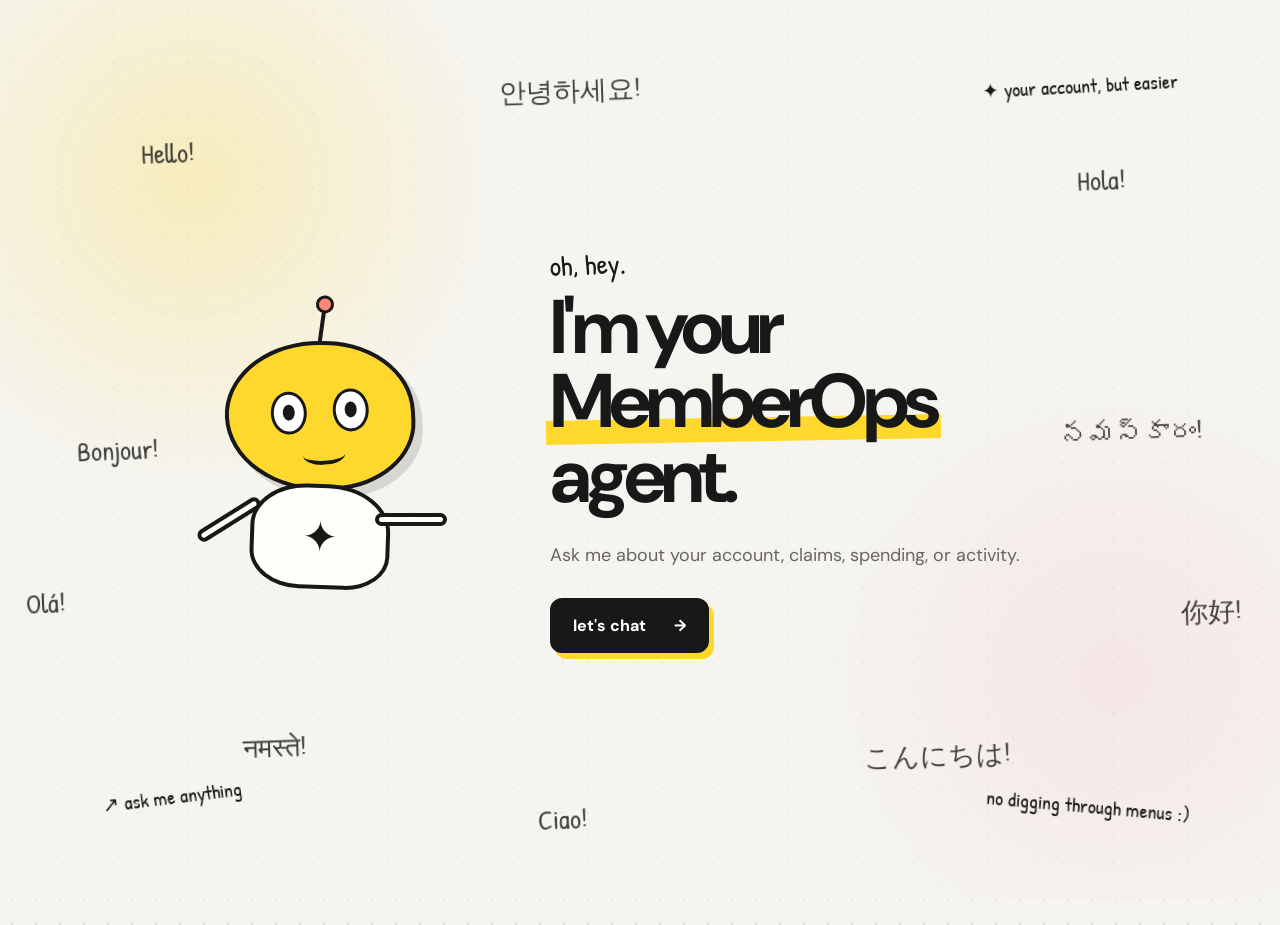
<file: customer_app/index.html>
<!DOCTYPE html>
<html lang="en">
<head>
  <meta charset="UTF-8" />
  <meta
    name="viewport"
    content="width=device-width, initial-scale=1.0"
  />

  <title>MemberOps — Your Member Assistant</title>

  <link rel="preconnect" href="https://fonts.googleapis.com">
  <link
    rel="preconnect"
    href="https://fonts.gstatic.com"
    crossorigin
  >

  <link
    href="https://fonts.googleapis.com/css2?family=DM+Sans:wght@400;500;600;700;800&family=Patrick+Hand&display=swap"
    rel="stylesheet"
  >

  <link
    rel="stylesheet"
    href="./style.css"
  />

  <!--
    Only the new demo identity card needs extra styling.
    The rest of the site continues using your existing CSS.
  -->
  <style>
    .member-gate {
      position: fixed;
      inset: 0;
      z-index: 200;
      display: none;
      align-items: center;
      justify-content: center;
      padding: 24px;
      background:
        radial-gradient(
          circle at 1px 1px,
          rgba(20, 20, 20, 0.12) 1px,
          transparent 1.4px
        );
      background-size: 22px 22px;
      background-color: #f5f1e8;
    }

    .member-gate.visible {
      display: flex;
    }

    .member-gate-card {
      position: relative;
      width: min(440px, 100%);
      padding: 38px 34px 32px;
      background: #fffdf6;
      border: 3px solid #151515;
      border-radius: 8px;
      box-shadow: 9px 10px 0 #151515;
      transform: rotate(-0.7deg);
      text-align: left;
    }

    .member-gate-tape {
      position: absolute;
      width: 105px;
      height: 29px;
      top: -17px;
      left: 50%;
      transform:
        translateX(-50%)
        rotate(2deg);
      background: rgba(255, 220, 80, 0.82);
    }

    .member-gate-note {
      margin-bottom: 5px;
      font-family: "Patrick Hand", cursive;
      font-size: 23px;
      transform: rotate(-1deg);
    }

    .member-gate-card h2 {
      margin: 0 0 10px;
      font-family: "DM Sans", sans-serif;
      font-size: clamp(28px, 5vw, 39px);
      line-height: 1;
      letter-spacing: -1.5px;
    }

    .member-gate-card p {
      margin: 0 0 24px;
      color: #525252;
      font-family: "DM Sans", sans-serif;
      line-height: 1.55;
    }

    .member-id-label {
      display: block;
      margin-bottom: 8px;
      font-family: "Patrick Hand", cursive;
      font-size: 20px;
    }

    .member-id-input {
      box-sizing: border-box;
      width: 100%;
      padding: 15px 17px;
      border: 2px solid #151515;
      border-radius: 8px;
      outline: none;
      background: #fff;
      font-family: "DM Sans", sans-serif;
      font-size: 17px;
    }

    .member-id-input:focus {
      box-shadow: 4px 4px 0 #f5d94e;
    }

    .member-gate-error {
      min-height: 22px;
      margin: 9px 0 3px;
      color: #b42318;
      font-family: "DM Sans", sans-serif;
      font-size: 14px;
      font-weight: 700;
    }

    .member-continue {
      width: 100%;
      margin-top: 8px;
      padding: 14px 18px;
      border: 2px solid #151515;
      border-radius: 8px;
      background: #f5d94e;
      color: #151515;
      cursor: pointer;
      font-family: "DM Sans", sans-serif;
      font-size: 16px;
      font-weight: 800;
      box-shadow: 4px 4px 0 #151515;
      transition:
        transform 120ms ease,
        box-shadow 120ms ease;
    }

    .member-continue:hover {
      transform:
        translate(2px, 2px);
      box-shadow: 2px 2px 0 #151515;
    }

    .member-continue:disabled {
      opacity: 0.6;
      cursor: wait;
    }

    .member-demo-copy {
      margin-top: 18px;
      font-family: "Patrick Hand", cursive;
      font-size: 17px;
      color: #686868;
      text-align: center;
    }
  </style>
</head>

<body>

  <!-- =====================================================
       WELCOME
       ===================================================== -->

  <section
    id="welcome-screen"
    class="welcome-screen"
  >

    <div class="paper-grid"></div>

    <div
      id="hello-cloud"
      class="hello-cloud"
    >
      <span class="hello h1">Hello!</span>
      <span class="hello h2">Hola!</span>
      <span class="hello h3">Bonjour!</span>
      <span class="hello h4">నమస్కారం!</span>
      <span class="hello h5">नमस्ते!</span>
      <span class="hello h6">こんにちは!</span>
      <span class="hello h7">안녕하세요!</span>
      <span class="hello h8">Ciao!</span>
      <span class="hello h9">Olá!</span>
      <span class="hello h10">你好!</span>
    </div>

    <div class="welcome-stage">

      <div
        id="welcome-agent"
        class="agent"
      >

        <div class="antenna">
          <span></span>
        </div>

        <div class="agent-head">

          <div class="eye eye-left">
            <span class="pupil"></span>
          </div>

          <div class="eye eye-right">
            <span class="pupil"></span>
          </div>

          <div class="agent-mouth"></div>

        </div>

        <div class="agent-body">
          <span>✦</span>
        </div>

        <div class="arm arm-left"></div>
        <div class="arm arm-right"></div>

      </div>

      <div
        id="welcome-message"
        class="welcome-message"
      >

        <div class="scribble-text">
          oh, hey.
        </div>

        <h1>
          I'm your
          <span class="marker">
            MemberOps
          </span>
          agent.
        </h1>

        <p>
          Ask me about your account, claims,
          spending, or activity.
        </p>

        <button
          id="enter-chat"
          class="enter-chat"
        >
          let's chat
          <span>→</span>
        </button>

      </div>

    </div>

    <div class="welcome-doodle doodle-one">
      <span>↗</span>
      ask me anything
    </div>

    <div class="welcome-doodle doodle-two">
      no digging through menus :)
    </div>

    <div class="welcome-doodle doodle-three">
      ✦ your account, but easier
    </div>

  </section>


  <!-- =====================================================
       DEMO MEMBER IDENTIFICATION
       ===================================================== -->

  <section
    id="member-gate"
    class="member-gate"
    aria-hidden="true"
  >

    <div class="member-gate-card">

      <div class="member-gate-tape"></div>

      <div class="member-gate-note">
        one tiny thing first ↓
      </div>

      <h2>
        let's find your account.
      </h2>

      <p>
        Enter a demo member ID to start your secure
        MemberOps session.
      </p>

      <form id="member-form">

        <label
          class="member-id-label"
          for="customer-member-id"
        >
          member ID
        </label>

        <input
          id="customer-member-id"
          class="member-id-input"
          type="text"
          inputmode="numeric"
          autocomplete="off"
          placeholder="e.g. 10004"
          aria-describedby="member-gate-error"
        />

        <div
          id="member-gate-error"
          class="member-gate-error"
          role="alert"
        ></div>

        <button
          id="member-continue"
          class="member-continue"
          type="submit"
        >
          continue →
        </button>

      </form>

      <div class="member-demo-copy">
        demo IDs: 10001–10100
      </div>

    </div>

  </section>


  <!-- =====================================================
       CHAT APPLICATION
       ===================================================== -->

  <main
    id="chat-app"
    class="chat-app"
  >

    <header class="chat-header">

      <button
        id="home-button"
        class="brand"
      >

        <span class="brand-face">
          <span></span>
          <span></span>
        </span>

        <span class="brand-copy">
          <strong>MemberOps</strong>
          <small>your member assistant</small>
        </span>

      </button>

      <div class="header-right">

        <div class="secure-session">
          <span></span>
          secure session
        </div>

        <div class="tiny-doodle">
          you're in good hands ↘
        </div>

      </div>

    </header>


    <section
      id="conversation"
      class="conversation"
    >

      <div
        id="start-state"
        class="start-state"
      >

        <div class="chat-agent">

          <div class="chat-agent-antenna"></div>

          <div class="chat-agent-head">
            <span></span>
            <span></span>
          </div>

          <div class="chat-agent-body">
            ✦
          </div>

        </div>

        <div class="start-copy">

          <div class="handwritten">
            hey — what can I help with?
          </div>

          <h2>
            Ask me about
            <span id="changing-word">
              your account.
            </span>
          </h2>

          <p>
            I'll look through the details and bring
            back only what matters.
          </p>

        </div>

        <div class="suggestion-cloud">

          <button
            class="suggestion suggestion-yellow"
            data-question="What was my largest transaction?"
          >
            <span>↗</span>
            biggest transaction
          </button>

          <button
            class="suggestion suggestion-pink"
            data-question="How many pending claims do I have?"
          >
            <span>✓</span>
            pending claims
          </button>

          <button
            class="suggestion suggestion-green"
            data-question="Show my transactions over $1,500."
          >
            <span>$</span>
            spending over $1,500
          </button>

          <button
            class="suggestion suggestion-purple"
            data-question="Tell me about my accounts."
          >
            <span>◫</span>
            my accounts
          </button>

        </div>

      </div>

      <div
        id="messages"
        class="messages"
      ></div>

    </section>


    <!-- ===================================================
         COMPOSER
         =================================================== -->

    <div class="composer-wrap">

      <div
        id="composer-note"
        class="composer-note"
      >
        type like you're texting me ↓
      </div>

      <div class="composer">

        <textarea
          id="chat-input"
          rows="1"
          placeholder="Ask me anything about your account..."
          aria-label="Ask MemberOps"
        ></textarea>

        <button
          id="send-button"
          class="send-button"
          aria-label="Send message"
        >
          ↑
        </button>

      </div>

      <div class="composer-footer">

        <span>
          ✦ MemberOps can help explain your member activity.
        </span>

        <span
          id="session-label"
          class="demo-note"
        >
          Demo member session
        </span>

      </div>

    </div>

  </main>

  <script src="./app.js"></script>

</body>
</html>
</file>
<file: customer_app/style.css>
:root {
    --paper: #f5f4ee;
    --paper-2: #eceae1;
    --white: #fffef9;
  
    --ink: #181818;
    --muted: #77746d;
  
    --yellow: #ffd82e;
    --yellow-soft: #fff7b0;
  
    --pink: #f5c6d8;
    --green: #cde6c7;
    --purple: #d8cdf3;
    --coral: #ff8975;
  
    --border: 2.5px solid var(--ink);
  
    --shadow:
      5px 6px 0 rgba(24, 24, 24, 0.12);
  }
  
  
  * {
    box-sizing: border-box;
  }
  
  
  html {
    scroll-behavior: smooth;
  }
  
  
  body {
    margin: 0;
  
    min-height: 100vh;
  
    color: var(--ink);
  
    background-color: var(--paper);
  
    background-image:
      radial-gradient(
        rgba(20,20,20,.10) 1px,
        transparent 1px
      );
  
    background-size: 24px 24px;
  
    font-family:
      "DM Sans",
      system-ui,
      sans-serif;
  
    overflow-x: hidden;
  }
  
  
  button,
  textarea {
    font: inherit;
  }
  
  
  button {
    cursor: pointer;
  }
  
  
  /* =========================================================
     WELCOME
     ========================================================= */
  
  .welcome-screen {
    position: fixed;
    inset: 0;
  
    z-index: 100;
  
    display: flex;
    align-items: center;
    justify-content: center;
  
    overflow: hidden;
  
    background:
      radial-gradient(
        circle at 15% 20%,
        rgba(255,216,46,.26),
        transparent 23%
      ),
      radial-gradient(
        circle at 87% 75%,
        rgba(245,198,216,.30),
        transparent 22%
      ),
      var(--paper);
  
    transition:
      opacity .65s ease,
      transform .7s cubic-bezier(.2,.8,.2,1);
  }
  
  
  .welcome-screen.exit {
    opacity: 0;
  
    transform:
      scale(1.04);
  
    pointer-events: none;
  }
  
  
  .welcome-screen.hidden {
    display: none;
  }
  
  
  .paper-grid {
    position: absolute;
    inset: 0;
  
    opacity: .5;
  
    background-image:
      radial-gradient(
        rgba(30,30,30,.12) 1px,
        transparent 1px
      );
  
    background-size:
      25px 25px;
  }
  
  
  /* =========================================================
     HELLOS
     ========================================================= */
  
  .hello-cloud {
    position: absolute;
    inset: 0;
  
    pointer-events: none;
  }
  
  
  .hello {
    position: absolute;
  
    font-family:
      "Patrick Hand",
      cursive;
  
    font-size: clamp(22px, 2.1vw, 33px);
  
    opacity: 0;
  
    animation:
      helloAppear 1.2s
      cubic-bezier(.2,.9,.2,1.25)
      forwards;
  }
  
  
  .h1 {
    left: 11%;
    top: 15%;
  
    animation-delay: .15s;
  }
  
  
  .h2 {
    right: 12%;
    top: 18%;
  
    animation-delay: .4s;
  }
  
  
  .h3 {
    left: 6%;
    top: 48%;
  
    animation-delay: .7s;
  }
  
  
  .h4 {
    right: 6%;
    top: 46%;
  
    animation-delay: 1s;
  }
  
  
  .h5 {
    left: 19%;
    bottom: 15%;
  
    animation-delay: 1.3s;
  }
  
  
  .h6 {
    right: 21%;
    bottom: 14%;
  
    animation-delay: 1.6s;
  }
  
  
  .h7 {
    left: 39%;
    top: 8%;
  
    animation-delay: 1.9s;
  }
  
  
  .h8 {
    left: 42%;
    bottom: 7%;
  
    animation-delay: 2.2s;
  }
  
  
  .h9 {
    left: 2%;
    bottom: 31%;
  
    animation-delay: 2.5s;
  }
  
  
  .h10 {
    right: 3%;
    bottom: 30%;
  
    animation-delay: 2.8s;
  }
  
  
  .hello.fade-away {
    animation:
      helloErase .6s ease forwards;
  }
  
  
  /* =========================================================
     WELCOME AGENT
     ========================================================= */
  
  .welcome-stage {
    position: relative;
  
    z-index: 5;
  
    width: min(930px, 90%);
  
    display: grid;
  
    grid-template-columns:
      290px 1fr;
  
    align-items: center;
  
    gap: 85px;
  }
  
  
  .agent {
    position: relative;
  
    width: 230px;
    height: 295px;
  
    margin: auto;
  
    animation:
      agentArrive 1s
      cubic-bezier(.2,.9,.3,1.25)
      both;
  }
  
  
  .agent-head {
    position: absolute;
  
    width: 190px;
    height: 150px;
  
    left: 20px;
    top: 38px;
  
    background: var(--yellow);
  
    border: 4px solid var(--ink);
  
    border-radius:
      49% 51% 45% 54%;
  
    box-shadow:
      7px 8px 0
      rgba(0,0,0,.12);
  
    transform:
      rotate(-3deg);
  }
  
  
  .eye {
    position: absolute;
  
    width: 36px;
    height: 43px;
  
    top: 45px;
  
    background: white;
  
    border: 3px solid var(--ink);
  
    border-radius: 50%;
  
    overflow: hidden;
  }
  
  
  .eye-left {
    left: 42px;
  }
  
  
  .eye-right {
    right: 42px;
  }
  
  
  .pupil {
    position: absolute;
  
    width: 12px;
    height: 16px;
  
    left: 9px;
    top: 10px;
  
    border-radius: 50%;
  
    background: var(--ink);
  
    transition:
      transform .08s linear;
  }
  
  
  .agent-mouth {
    position: absolute;
  
    width: 42px;
    height: 20px;
  
    left: 72px;
    bottom: 22px;
  
    border-bottom:
      4px solid var(--ink);
  
    border-radius: 50%;
  }
  
  
  .antenna {
    position: absolute;
  
    width: 4px;
    height: 42px;
  
    left: 112px;
    top: 2px;
  
    background: var(--ink);
  
    transform:
      rotate(8deg);
  
    transform-origin: bottom;
  }
  
  
  .antenna span {
    position: absolute;
  
    width: 18px;
    height: 18px;
  
    left: -7px;
    top: -10px;
  
    border:
      3px solid var(--ink);
  
    border-radius: 50%;
  
    background: var(--coral);
  }
  
  
  .agent-body {
    position: absolute;
  
    width: 140px;
    height: 105px;
  
    left: 45px;
    top: 181px;
  
    display: grid;
    place-items: center;
  
    border:
      4px solid var(--ink);
  
    border-radius:
      40% 45% 32% 36%;
  
    background: var(--white);
  
    transform:
      rotate(2deg);
  }
  
  
  .agent-body span {
    font-size: 43px;
  }
  
  
  .arm {
    position: absolute;
  
    width: 72px;
    height: 13px;
  
    top: 210px;
  
    border:
      4px solid var(--ink);
  
    border-radius: 30px;
  
    background: var(--white);
  }
  
  
  .arm-left {
    left: -12px;
  
    transform:
      rotate(-32deg);
  }
  
  
  .arm-right {
    right: -12px;
  
    transform-origin:
      left center;
  
    animation:
      agentWave 1.1s
      ease-in-out
      1.1s 3;
  }
  
  
  /* =========================================================
     WELCOME COPY
     ========================================================= */
  
  .welcome-message {
    opacity: 0;
  
    transform:
      translateY(25px);
  
    animation:
      welcomeCopy .8s
      ease 1s forwards;
  }
  
  
  .scribble-text {
    font-family:
      "Patrick Hand",
      cursive;
  
    font-size: 28px;
  
    margin-bottom: 6px;
  
    transform:
      rotate(-2deg);
  
    transform-origin: left;
  }
  
  
  .welcome-message h1 {
    max-width: 600px;
  
    margin: 0;
  
    font-size:
      clamp(48px, 6vw, 76px);
  
    line-height: .98;
  
    letter-spacing: -.065em;
  }
  
  
  .marker {
    position: relative;
  
    z-index: 1;
  
    white-space: nowrap;
  }
  
  
  .marker::before {
    content: "";
  
    position: absolute;
  
    z-index: -1;
  
    left: -4px;
    right: -5px;
    bottom: 6px;
  
    height: 24px;
  
    background:
      var(--yellow);
  
    transform:
      rotate(-1deg)
      scaleX(0);
  
    transform-origin: left;
  
    animation:
      markerSwipe .7s
      ease 1.9s forwards;
  }
  
  
  .welcome-message p {
    max-width: 530px;
  
    margin:
      27px 0;
  
    color: #68665f;
  
    font-size: 18px;
  
    line-height: 1.65;
  }
  
  
  .enter-chat {
    padding:
      15px 21px;
  
    border:
      var(--border);
  
    border-radius: 12px;
  
    background: var(--ink);
  
    color: white;
  
    box-shadow:
      5px 6px 0 var(--yellow);
  
    font-weight: 800;
  
    transition:
      transform .15s ease,
      box-shadow .15s ease;
  }
  
  
  .enter-chat span {
    margin-left: 24px;
  }
  
  
  .enter-chat:hover {
    transform:
      translate(-2px,-2px);
  
    box-shadow:
      8px 9px 0 var(--yellow);
  }
  
  
  .enter-chat:active {
    transform:
      translate(2px,2px);
  
    box-shadow:
      2px 2px 0 var(--yellow);
  }
  
  
  .welcome-doodle {
    position: absolute;
  
    z-index: 4;
  
    font-family:
      "Patrick Hand",
      cursive;
  
    font-size: 20px;
  }
  
  
  .doodle-one {
    left: 8%;
    bottom: 10%;
  
    transform:
      rotate(-7deg);
  }
  
  
  .doodle-two {
    right: 7%;
    bottom: 9%;
  
    transform:
      rotate(5deg);
  }
  
  
  .doodle-three {
    right: 8%;
    top: 8%;
  
    transform:
      rotate(-3deg);
  }
  
  
  /* =========================================================
     CHAT APP
     ========================================================= */
  
  .chat-app {
    min-height: 100vh;
  
    opacity: 0;
  
    transform:
      translateY(25px);
  
    pointer-events: none;
  
    transition:
      opacity .7s ease,
      transform .7s ease;
  }
  
  
  .chat-app.visible {
    opacity: 1;
  
    transform: none;
  
    pointer-events: auto;
  }
  
  
  /* =========================================================
     HEADER
     ========================================================= */
  
  .chat-header {
    width:
      min(1120px, 92%);
  
    margin: auto;
  
    min-height: 92px;
  
    display: flex;
  
    align-items: center;
    justify-content: space-between;
  
    border-bottom:
      1px dashed rgba(20,20,20,.2);
  }
  
  
  .brand {
    display: flex;
  
    align-items: center;
  
    gap: 12px;
  
    padding: 0;
  
    border: 0;
  
    background: transparent;
  
    color: var(--ink);
  
    text-align: left;
  }
  
  
  .brand-face {
    width: 46px;
    height: 40px;
  
    display: flex;
  
    justify-content: center;
    align-items: center;
  
    gap: 7px;
  
    border:
      3px solid var(--ink);
  
    border-radius:
      46% 54% 45% 55%;
  
    background: var(--yellow);
  
    transform:
      rotate(-3deg);
  }
  
  
  .brand-face span {
    width: 6px;
    height: 9px;
  
    border-radius: 50%;
  
    background: var(--ink);
  }
  
  
  .brand-copy strong {
    display: block;
  
    font-size: 17px;
  }
  
  
  .brand-copy small {
    display: block;
  
    color: var(--muted);
  
    margin-top: 1px;
  }
  
  
  .header-right {
    display: flex;
  
    align-items: center;
  
    gap: 25px;
  }
  
  
  .secure-session {
    padding:
      9px 14px;
  
    border:
      1px solid rgba(20,20,20,.17);
  
    border-radius: 999px;
  
    background:
      rgba(255,255,255,.55);
  
    font-size: 13px;
  
    font-weight: 600;
  }
  
  
  .secure-session span {
    display: inline-block;
  
    width: 8px;
    height: 8px;
  
    margin-right: 7px;
  
    border-radius: 50%;
  
    background: #29a862;
  }
  
  
  .tiny-doodle {
    font-family:
      "Patrick Hand",
      cursive;
  
    font-size: 17px;
  
    transform:
      rotate(-3deg);
  }
  
  
  /* =========================================================
     CONVERSATION
     ========================================================= */
  
  .conversation {
    width:
      min(900px, 91%);
  
    margin: auto;
  
    padding:
      65px 0 220px;
  }
  
  
  .start-state {
    text-align: center;
  
    transition:
      opacity .35s ease,
      transform .35s ease;
  }
  
  
  .start-state.hide-start {
    opacity: 0;
  
    transform:
      translateY(-15px);
  
    pointer-events: none;
  
    height: 0;
  
    overflow: hidden;
  
    padding: 0;
  }
  
  
  /* =========================================================
     CHAT AGENT
     ========================================================= */
  
  .chat-agent {
    position: relative;
  
    width: 115px;
    height: 145px;
  
    margin:
      0 auto 22px;
  
    animation:
      agentFloat 3s
      ease-in-out infinite;
  }
  
  
  .chat-agent-head {
    position: absolute;
  
    width: 105px;
    height: 83px;
  
    left: 5px;
    top: 16px;
  
    display: flex;
  
    justify-content: center;
    align-items: center;
  
    gap: 20px;
  
    border:
      3px solid var(--ink);
  
    border-radius:
      48% 52% 46% 54%;
  
    background: var(--yellow);
  
    transform:
      rotate(-2deg);
  
    box-shadow:
      4px 5px 0
      rgba(0,0,0,.1);
  }
  
  
  .chat-agent-head span {
    width: 9px;
    height: 13px;
  
    border-radius: 50%;
  
    background: var(--ink);
  }
  
  
  .chat-agent-body {
    position: absolute;
  
    width: 75px;
    height: 55px;
  
    left: 20px;
    top: 93px;
  
    display: grid;
    place-items: center;
  
    border:
      3px solid var(--ink);
  
    border-radius:
      40%;
  
    background: var(--white);
  
    font-size: 23px;
  }
  
  
  .chat-agent-antenna {
    position: absolute;
  
    width: 3px;
    height: 25px;
  
    left: 56px;
    top: -3px;
  
    background: var(--ink);
  
    transform:
      rotate(7deg);
  }
  
  
  .chat-agent-antenna::after {
    content: "";
  
    position: absolute;
  
    width: 11px;
    height: 11px;
  
    left: -4px;
    top: -5px;
  
    border:
      2px solid var(--ink);
  
    border-radius: 50%;
  
    background: var(--coral);
  }
  
  
  /* =========================================================
     START COPY
     ========================================================= */
  
  .handwritten {
    font-family:
      "Patrick Hand",
      cursive;
  
    font-size: 25px;
  }
  
  
  .start-copy h2 {
    margin:
      8px 0 12px;
  
    font-size:
      clamp(40px, 6vw, 62px);
  
    line-height: 1;
  
    letter-spacing: -.055em;
  }
  
  
  .start-copy h2 span {
    position: relative;
  
    display: inline-block;
  }
  
  
  .start-copy h2 span::after {
    content: "";
  
    position: absolute;
  
    left: 0;
    right: 0;
    bottom: -8px;
  
    height: 8px;
  
    background:
      var(--yellow);
  
    border-radius: 50%;
  
    transform:
      rotate(-1deg);
  }
  
  
  .start-copy p {
    max-width: 520px;
  
    margin:
      25px auto;
  
    color: var(--muted);
  
    font-size: 17px;
  
    line-height: 1.6;
  }
  
  
  /* =========================================================
     SUGGESTIONS
     ========================================================= */
  
  .suggestion-cloud {
    max-width: 680px;
  
    margin:
      40px auto 0;
  
    display: flex;
  
    justify-content: center;
  
    flex-wrap: wrap;
  
    gap: 13px;
  }
  
  
  .suggestion {
    position: relative;
  
    padding:
      13px 17px;
  
    border:
      var(--border);
  
    border-radius: 8px;
  
    color: var(--ink);
  
    font-weight: 700;
  
    box-shadow:
      3px 4px 0
      rgba(20,20,20,.10);
  
    transition:
      transform .18s ease,
      box-shadow .18s ease;
  }
  
  
  .suggestion:nth-child(1) {
    transform:
      rotate(-2deg);
  }
  
  
  .suggestion:nth-child(2) {
    transform:
      rotate(1.5deg);
  }
  
  
  .suggestion:nth-child(3) {
    transform:
      rotate(-1deg);
  }
  
  
  .suggestion:nth-child(4) {
    transform:
      rotate(2deg);
  }
  
  
  .suggestion:hover {
    transform:
      translateY(-5px)
      rotate(0deg);
  
    box-shadow:
      5px 7px 0
      rgba(20,20,20,.13);
  }
  
  
  .suggestion-yellow {
    background:
      var(--yellow-soft);
  }
  
  
  .suggestion-pink {
    background:
      var(--pink);
  }
  
  
  .suggestion-green {
    background:
      var(--green);
  }
  
  
  .suggestion-purple {
    background:
      var(--purple);
  }
  
  
  .suggestion span {
    margin-right: 7px;
  }
  
  
  /* =========================================================
     MESSAGES
     ========================================================= */
  
  .messages {
    display: flex;
  
    flex-direction: column;
  
    gap: 35px;
  }
  
  
  .message {
    animation:
      messageEnter .45s
      cubic-bezier(.2,.8,.2,1.1)
      both;
  }
  
  
  .user-message {
    align-self: flex-end;
  
    width:
      min(610px, 90%);
  }
  
  
  .user-label,
  .agent-label {
    margin-bottom: 8px;
  
    color: #8a877e;
  
    font-size: 11px;
  
    font-weight: 800;
  
    letter-spacing: .12em;
  
    text-transform: uppercase;
  }
  
  
  .user-label {
    text-align: right;
  }
  
  
  .user-bubble {
    padding:
      17px 20px;
  
    border:
      var(--border);
  
    border-radius:
      18px 18px 3px 18px;
  
    background: var(--ink);
  
    color: white;
  
    font-size: 17px;
  
    line-height: 1.55;
  }
  
  
  .agent-message {
    align-self: flex-start;
  
    width:
      min(690px, 94%);
  }
  
  
  .agent-message-top {
    display: flex;
  
    align-items: center;
  
    gap: 11px;
  
    margin-bottom: 10px;
  }
  
  
  .response-agent {
    width: 42px;
    height: 36px;
  
    display: flex;
  
    align-items: center;
    justify-content: center;
  
    gap: 5px;
  
    border:
      2px solid var(--ink);
  
    border-radius:
      46%;
  
    background:
      var(--yellow);
  
    transform:
      rotate(-3deg);
  }
  
  
  .response-agent span {
    width: 5px;
    height: 7px;
  
    border-radius: 50%;
  
    background:
      var(--ink);
  }
  
  
  .agent-bubble {
    position: relative;
  
    padding:
      23px;
  
    border:
      var(--border);
  
    background:
      var(--white);
  
    box-shadow:
      5px 6px 0
      rgba(20,20,20,.10);
  
    font-size: 17px;
  
    line-height: 1.65;
  
    transform:
      rotate(.15deg);
  }
  
  
  .agent-bubble::before {
    content: "";
  
    position: absolute;
  
    width: 70px;
    height: 20px;
  
    left: 25px;
    top: -12px;
  
    background:
      rgba(255,216,46,.55);
  
    transform:
      rotate(-3deg);
  }
  
  
  /* =========================================================
     THINKING
     ========================================================= */
  
  .thinking-message {
    align-self: flex-start;
  }
  
  
  .thinking-card {
    display: flex;
  
    align-items: center;
  
    gap: 14px;
  
    padding:
      14px 18px;
  
    border:
      2px dashed #aaa69b;
  
    background:
      rgba(255,255,255,.55);
  
    border-radius: 10px;
  
    font-family:
      "Patrick Hand",
      cursive;
  
    font-size: 19px;
  }
  
  
  .thinking-dots {
    display: flex;
  
    gap: 4px;
  }
  
  
  .thinking-dots span {
    width: 7px;
    height: 7px;
  
    border-radius: 50%;
  
    background:
      var(--ink);
  
    animation:
      dotBounce .65s
      infinite alternate;
  }
  
  
  .thinking-dots span:nth-child(2) {
    animation-delay: .18s;
  }
  
  
  .thinking-dots span:nth-child(3) {
    animation-delay: .36s;
  }
  
  
  /* =========================================================
     RESULT OBJECTS
     ========================================================= */
  
  .result-object {
    margin-top: 20px;
  }
  
  
  /* RECEIPT */
  
  .result-receipt {
    position: relative;
  
    max-width: 380px;
  
    margin-top: 20px;
  
    padding:
      25px;
  
    border:
      var(--border);
  
    background:
      #fffdf5;
  
    box-shadow:
      5px 6px 0
      rgba(20,20,20,.10);
  
    transform:
      rotate(-1deg);
  
    animation:
      receiptDrop .6s
      cubic-bezier(.2,.9,.2,1.2);
  }
  
  
  .receipt-label {
    margin-bottom: 20px;
  
    padding-bottom: 12px;
  
    border-bottom:
      2px dashed #b9b5aa;
  
    font-family:
      "Patrick Hand",
      cursive;
  
    font-size: 21px;
  }
  
  
  .receipt-line {
    display: flex;
  
    justify-content: space-between;
  
    gap: 20px;
  
    margin: 10px 0;
  
    color: #66635d;
  }
  
  
  .receipt-line strong {
    color: var(--ink);
  }
  
  
  .receipt-total {
    position: relative;
  
    margin-top: 22px;
  
    padding-top: 17px;
  
    border-top:
      2px dashed #b9b5aa;
  
    display: flex;
  
    justify-content: space-between;
  
    font-size: 25px;
  
    font-weight: 800;
  }
  
  
  .receipt-total strong {
    position: relative;
  
    z-index: 2;
  }
  
  
  .receipt-total strong::after {
    content: "";
  
    position: absolute;
  
    z-index: -1;
  
    left: -7px;
    right: -7px;
    bottom: 1px;
  
    height: 14px;
  
    background:
      var(--yellow);
  
    transform:
      rotate(-2deg);
  }
  
  
  .receipt-arrow {
    position: absolute;
  
    right: -125px;
    bottom: 8px;
  
    font-family:
      "Patrick Hand",
      cursive;
  
    font-size: 20px;
  
    transform:
      rotate(-7deg);
  }
  
  
  /* CLAIM PAPERS */
  
  .claim-results {
    display: flex;
  
    flex-wrap: wrap;
  
    gap: 15px;
  
    margin-top: 20px;
  }
  
  
  .claim-paper {
    position: relative;
  
    min-width: 220px;
  
    padding:
      20px;
  
    border:
      var(--border);
  
    background:
      var(--white);
  
    box-shadow:
      4px 5px 0
      rgba(20,20,20,.1);
  
    animation:
      paperFly .55s
      cubic-bezier(.2,.9,.2,1.15)
      both;
  }
  
  
  .claim-paper:nth-child(1) {
    transform:
      rotate(-2deg);
  }
  
  
  .claim-paper:nth-child(2) {
    transform:
      rotate(1.5deg);
  
    animation-delay: .08s;
  }
  
  
  .claim-paper:nth-child(3) {
    transform:
      rotate(-.8deg);
  
    animation-delay: .16s;
  }
  
  
  .claim-number {
    font-weight: 800;
  
    font-size: 19px;
  }
  
  
  .claim-stamp {
    display: inline-block;
  
    margin:
      17px 0 12px;
  
    padding:
      4px 9px;
  
    border:
      2px solid var(--ink);
  
    background:
      var(--yellow);
  
    font-family:
      "Patrick Hand",
      cursive;
  
    font-size: 18px;
  
    transform:
      rotate(-4deg);
  
    animation:
      stampHit .35s
      .35s both;
  }
  
  
  .claim-amount {
    font-size: 23px;
  
    font-weight: 800;
  }
  
  
  /* TRANSACTION LIST */
  
  .transaction-results {
    display: grid;
  
    gap: 9px;
  
    margin-top: 20px;
  }
  
  
  .mini-receipt {
    display: grid;
  
    grid-template-columns:
      110px 1fr auto;
  
    align-items: center;
  
    gap: 15px;
  
    padding:
      13px 16px;
  
    border:
      2px solid var(--ink);
  
    background:
      #fffdf5;
  
    box-shadow:
      3px 3px 0
      rgba(20,20,20,.08);
  
    animation:
      receiptSlide .4s
      both;
  }
  
  
  .mini-receipt:nth-child(even) {
    transform:
      rotate(.3deg);
  }
  
  
  .mini-receipt:nth-child(odd) {
    transform:
      rotate(-.3deg);
  }
  
  
  .mini-receipt strong {
    font-size: 17px;
  }
  
  
  /* ACCOUNT CARDS */
  
  .account-results {
    display: flex;
  
    flex-wrap: wrap;
  
    gap: 15px;
  
    margin-top: 20px;
  }
  
  
  .account-result-card {
    min-width: 250px;
  
    padding:
      22px;
  
    border:
      var(--border);
  
    border-radius: 16px;
  
    background:
      var(--ink);
  
    color: white;
  
    box-shadow:
      4px 5px 0
      var(--yellow);
  
    animation:
      accountSlide .5s
      cubic-bezier(.2,.8,.2,1.15)
      both;
  }
  
  
  .account-result-card:nth-child(even) {
    background:
      var(--purple);
  
    color:
      var(--ink);
  }
  
  
  .account-result-card small {
    display: block;
  
    opacity: .7;
  
    margin-bottom: 25px;
  }
  
  
  .account-result-card strong {
    display: block;
  
    font-size: 21px;
  }
  
  
  /* =========================================================
     COMPOSER
     ========================================================= */
  
  .composer-wrap {
    position: fixed;
  
    z-index: 30;
  
    left: 50%;
    bottom: 0;
  
    width:
      min(900px, 94%);
  
    transform:
      translateX(-50%);
  
    padding:
      20px 0 18px;
  
    background:
      linear-gradient(
        to bottom,
        rgba(245,244,238,0),
        var(--paper) 28%,
        var(--paper)
      );
  }
  
  
  .composer-note {
    width: fit-content;
  
    margin:
      0 0 7px 15px;
  
    font-family:
      "Patrick Hand",
      cursive;
  
    font-size: 17px;
  
    transform:
      rotate(-2deg);
  }
  
  
  .composer {
    display: flex;
  
    align-items: flex-end;
  
    gap: 10px;
  
    padding:
      10px 10px 10px 19px;
  
    border:
      3px solid var(--ink);
  
    border-radius: 16px;
  
    background:
      var(--white);
  
    box-shadow:
      5px 6px 0
      rgba(20,20,20,.11);
  
    transition:
      transform .18s ease,
      box-shadow .18s ease;
  }
  
  
  .composer:focus-within {
    transform:
      translateY(-3px);
  
    box-shadow:
      6px 8px 0
      var(--yellow);
  }
  
  
  .composer textarea {
    flex: 1;
  
    min-height: 44px;
    max-height: 130px;
  
    padding:
      11px 0;
  
    border: 0;
  
    outline: 0;
  
    resize: none;
  
    background: transparent;
  
    color: var(--ink);
  
    font-size: 16px;
  }
  
  
  .composer textarea::placeholder {
    color: #9a978f;
  }
  
  
  .send-button {
    flex:
      0 0 49px;
  
    width: 49px;
    height: 49px;
  
    display: grid;
  
    place-items: center;
  
    border:
      var(--border);
  
    border-radius: 11px;
  
    background:
      var(--yellow);
  
    color:
      var(--ink);
  
    font-size: 24px;
  
    font-weight: 800;
  
    transition:
      transform .12s ease;
  }
  
  
  .send-button:hover {
    transform:
      rotate(-4deg)
      scale(1.05);
  }
  
  
  .send-button:active {
    transform:
      scale(.86);
  }
  
  
  .send-button:disabled {
    opacity: .5;
  
    cursor: wait;
  }
  
  
  .composer-footer {
    display: flex;
  
    justify-content: space-between;
  
    padding:
      8px 5px 0;
  
    color:
      #8b887f;
  
    font-size:
      11px;
  }
  
  
  .demo-note {
    font-weight: 700;
  }
  
  
  /* =========================================================
     ANIMATIONS
     ========================================================= */
  
  @keyframes helloAppear {
  
    0% {
      opacity: 0;
  
      transform:
        scale(.5)
        rotate(-10deg)
        translateY(10px);
    }
  
    55% {
      opacity: 1;
  
      transform:
        scale(1.18)
        rotate(3deg)
        translateY(0);
    }
  
    100% {
      opacity: .82;
  
      transform:
        scale(1)
        rotate(-2deg);
    }
  
  }
  
  
  @keyframes helloErase {
  
    from {
      opacity: .82;
  
      filter:
        blur(0);
    }
  
    to {
      opacity: 0;
  
      filter:
        blur(3px);
  
      transform:
        translateX(15px)
        scale(.9);
    }
  
  }
  
  
  @keyframes agentArrive {
  
    0% {
      opacity: 0;
  
      transform:
        translateY(90px)
        rotate(-12deg)
        scale(.65);
    }
  
    70% {
      transform:
        translateY(-12px)
        rotate(5deg)
        scale(1.05);
    }
  
    100% {
      opacity: 1;
  
      transform: none;
    }
  
  }
  
  
  @keyframes agentWave {
  
    0%,
    100% {
      transform:
        rotate(-18deg);
    }
  
    50% {
      transform:
        rotate(-78deg)
        translateY(-13px);
    }
  
  }
  
  
  @keyframes welcomeCopy {
  
    to {
      opacity: 1;
  
      transform: none;
    }
  
  }
  
  
  @keyframes markerSwipe {
  
    to {
      transform:
        rotate(-1deg)
        scaleX(1);
    }
  
  }
  
  
  @keyframes agentFloat {
  
    0%,
    100% {
      transform:
        translateY(0)
        rotate(-1deg);
    }
  
    50% {
      transform:
        translateY(-7px)
        rotate(1deg);
    }
  
  }
  
  
  @keyframes messageEnter {
  
    from {
      opacity: 0;
  
      transform:
        translateY(18px)
        scale(.98);
    }
  
    to {
      opacity: 1;
  
      transform: none;
    }
  
  }
  
  
  @keyframes dotBounce {
  
    from {
      opacity: .3;
  
      transform:
        translateY(3px);
    }
  
    to {
      opacity: 1;
  
      transform:
        translateY(-3px);
    }
  
  }
  
  
  @keyframes receiptDrop {
  
    from {
      opacity: 0;
  
      transform:
        translateY(-25px)
        rotate(-7deg)
        scale(.92);
    }
  
    to {
      opacity: 1;
  
      transform:
        rotate(-1deg)
        scale(1);
    }
  
  }
  
  
  @keyframes paperFly {
  
    from {
      opacity: 0;
  
      transform:
        translateX(-30px)
        rotate(-8deg)
        scale(.9);
    }
  
    to {
      opacity: 1;
    }
  
  }
  
  
  @keyframes stampHit {
  
    from {
      opacity: 0;
  
      transform:
        scale(2)
        rotate(-15deg);
    }
  
    to {
      opacity: 1;
  
      transform:
        scale(1)
        rotate(-4deg);
    }
  
  }
  
  
  @keyframes receiptSlide {
  
    from {
      opacity: 0;
  
      transform:
        translateX(-25px);
    }
  
    to {
      opacity: 1;
    }
  
  }
  
  
  @keyframes accountSlide {
  
    from {
      opacity: 0;
  
      transform:
        translateY(25px)
        rotate(-5deg);
    }
  
    to {
      opacity: 1;
    }
  
  }
  
  
  /* =========================================================
     MOBILE
     ========================================================= */
  
  @media (max-width: 800px) {
  
    .welcome-stage {
      grid-template-columns:
        1fr;
  
      gap: 5px;
  
      text-align: center;
    }
  
  
    .agent {
      transform:
        scale(.75);
  
      margin-bottom: -30px;
    }
  
  
    .welcome-message h1 {
      font-size: 48px;
    }
  
  
    .welcome-message p {
      margin:
        20px auto;
    }
  
  
    .hello {
      font-size: 20px;
    }
  
  
    .welcome-doodle {
      display: none;
    }
  
  
    .tiny-doodle {
      display: none;
    }
  
  
    .chat-header {
      min-height: 75px;
    }
  
  
    .brand-copy small {
      display: none;
    }
  
  
    .conversation {
      padding-top: 45px;
    }
  
  
    .start-copy h2 {
      font-size: 43px;
    }
  
  
    .mini-receipt {
      grid-template-columns:
        1fr auto;
    }
  
  
    .mini-receipt span:first-child {
      display: none;
    }
  
  
    .receipt-arrow {
      display: none;
    }
  
  
    .composer-footer {
      display: none;
    }
  
  }
  
  
  @media (prefers-reduced-motion: reduce) {
  
    *,
    *::before,
    *::after {
      animation-duration:
        .01ms !important;
  
      animation-iteration-count:
        1 !important;
  
      transition-duration:
        .01ms !important;
    }
  
  }
</file>
